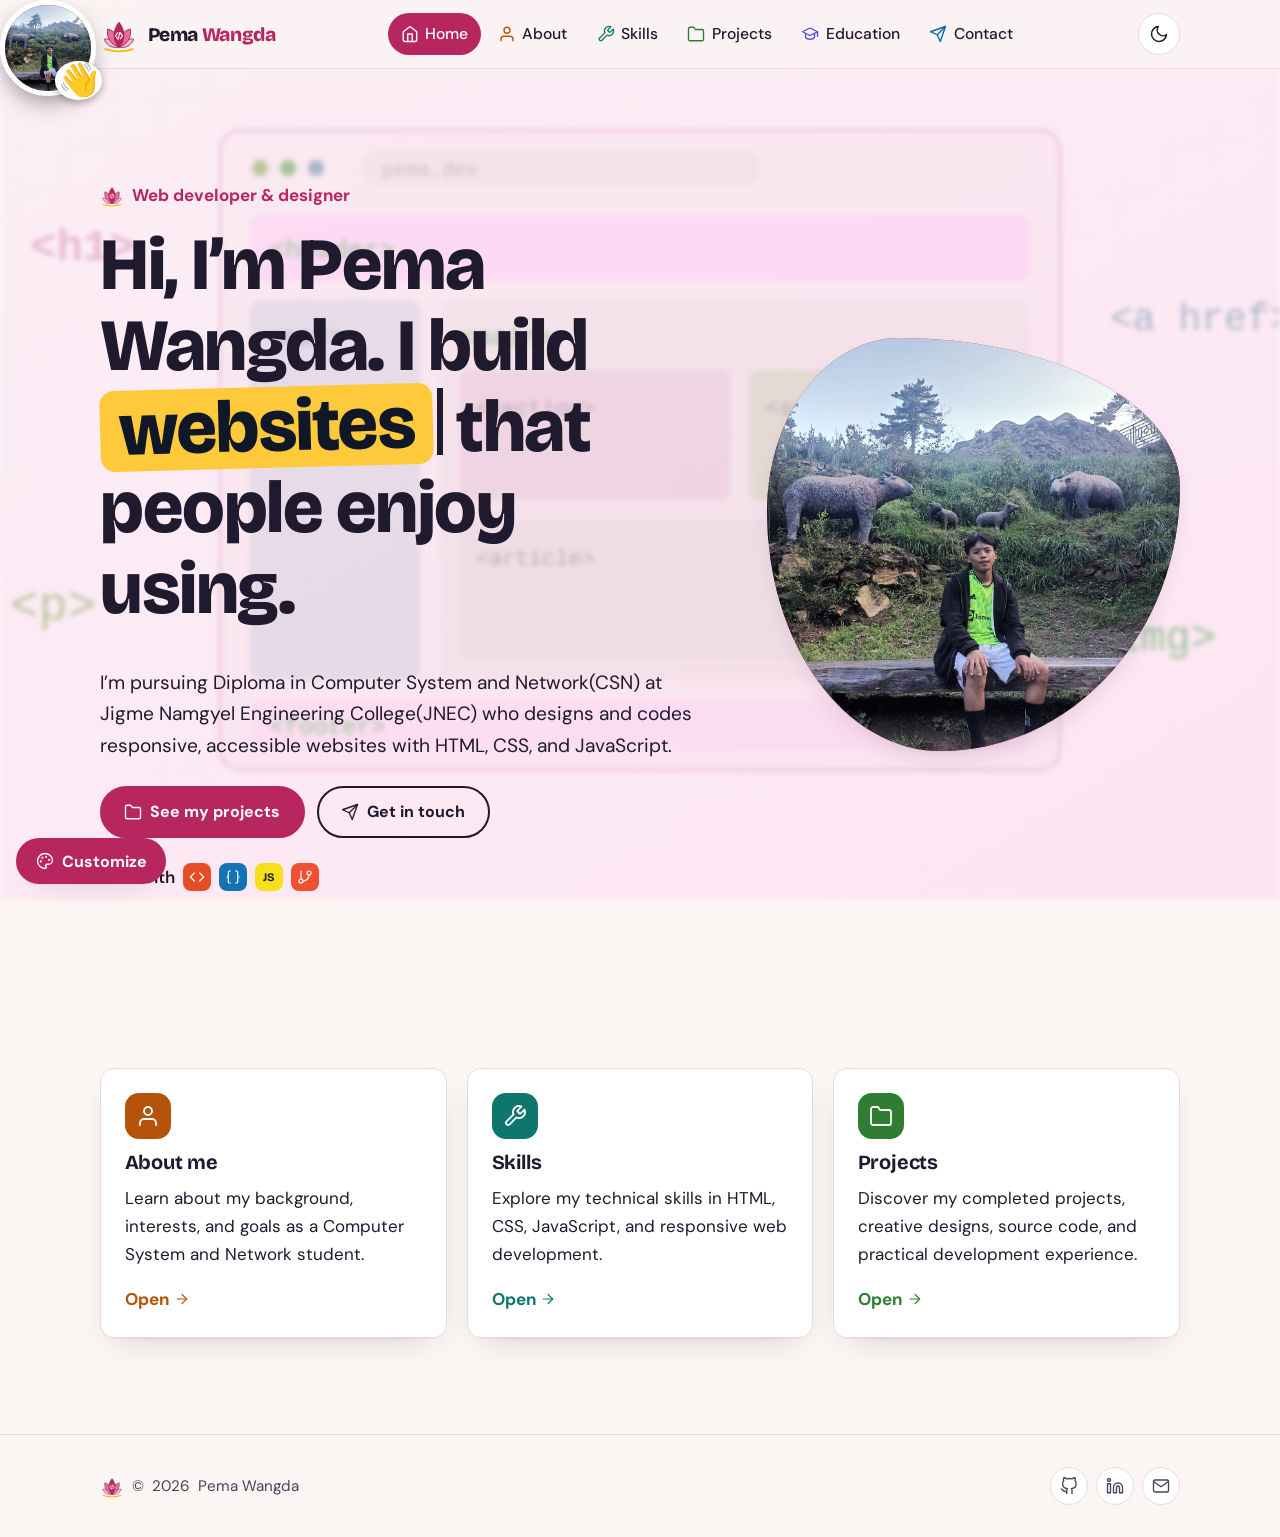
<file: index.html>
<!DOCTYPE html>
<html lang="en">
<head>
  <meta charset="UTF-8">
  <meta name="viewport" content="width=device-width, initial-scale=1">
  <title>Home | Pema Wangda</title>
  <meta name="description" content="Portfolio of Pema Wangda, a web developer and designer.">
  <meta name="theme-color" content="#B8265F">
  <meta property="og:type" content="website">
  <meta property="og:title" content="Home | Pema Wangda">
  <meta property="og:description" content="Portfolio of Pema Wangda, a web developer and designer.">
  <meta name="twitter:card" content="summary">
  <link rel="preconnect" href="https://fonts.googleapis.com">
  <link rel="preconnect" href="https://fonts.gstatic.com" crossorigin>
  <link href="https://fonts.googleapis.com/css2?family=Bricolage+Grotesque:opsz,wght@12..96,500;12..96,700;12..96,800&family=DM+Sans:wght@400;500;700&display=swap" rel="stylesheet">
  <link rel="icon" href="data:image/svg+xml,%3Csvg xmlns=%22http://www.w3.org/2000/svg%22 class=%22%22 viewBox=%220 0 64 64%22 aria-hidden=%22true%22 focusable=%22false%22%3E%3Cg stroke=%22%237A1640%22 stroke-width=%221.1%22 stroke-linejoin=%22round%22%3E%3Cpath d=%22M32 54C24.5 46 24.5 34 32 26c7.5 8 7.5 20 0 28z%22 fill=%22%23F9B6D0%22 transform=%22rotate%28-62 32 54%29%22/%3E%3Cpath d=%22M32 54C24.5 46 24.5 34 32 26c7.5 8 7.5 20 0 28z%22 fill=%22%23F9B6D0%22 transform=%22rotate%2862 32 54%29%22/%3E%3Cpath d=%22M32 54C22.5 44 22.5 28 32 18c9.5 10 9.5 26 0 36z%22 fill=%22%23EC6A9F%22 transform=%22rotate%28-32 32 54%29%22/%3E%3Cpath d=%22M32 54C22.5 44 22.5 28 32 18c9.5 10 9.5 26 0 36z%22 fill=%22%23EC6A9F%22 transform=%22rotate%2832 32 54%29%22/%3E%3Cpath d=%22M32 54C21 43 21 25 32 12c11 13 11 31 0 42z%22 fill=%22%23B8265F%22/%3E%3C/g%3E%3Cg fill=%22none%22 stroke=%22%23fff%22 stroke-width=%221.9%22 stroke-linecap=%22round%22 stroke-linejoin=%22round%22%3E%3Cpath d=%22M29.6 30L26 35l3.6 5%22/%3E%3Cpath d=%22M34.4 30L38 35l-3.6 5%22/%3E%3Cpath d=%22M33.2 29.5L30.8 40.5%22/%3E%3C/g%3E%3Cpath d=%22M9 57.5Q32 65 55 57.5%22 fill=%22none%22 stroke=%22%23FFB703%22 stroke-width=%223%22 stroke-linecap=%22round%22/%3E%3C/svg%3E">
  <link rel="stylesheet" href="css/style.css">
  <script>try{var t=localStorage.getItem('theme');if(t)document.documentElement.dataset.theme=t}catch(e){}</script>
</head>
<body data-page="home">
  <a class="skip" href="#main">Skip to content</a>
  <header class="site-header">
    <div class="container bar">
      <a class="brand" href="index.html" aria-label="Pema Wangda, home"><svg class="logo" viewBox="0 0 64 64" aria-hidden="true" focusable="false"><g stroke="#7A1640" stroke-width="1.1" stroke-linejoin="round"><path d="M32 54C24.5 46 24.5 34 32 26c7.5 8 7.5 20 0 28z" fill="#F9B6D0" transform="rotate(-62 32 54)"/><path d="M32 54C24.5 46 24.5 34 32 26c7.5 8 7.5 20 0 28z" fill="#F9B6D0" transform="rotate(62 32 54)"/><path d="M32 54C22.5 44 22.5 28 32 18c9.5 10 9.5 26 0 36z" fill="#EC6A9F" transform="rotate(-32 32 54)"/><path d="M32 54C22.5 44 22.5 28 32 18c9.5 10 9.5 26 0 36z" fill="#EC6A9F" transform="rotate(32 32 54)"/><path d="M32 54C21 43 21 25 32 12c11 13 11 31 0 42z" fill="#B8265F"/></g><g fill="none" stroke="#fff" stroke-width="1.9" stroke-linecap="round" stroke-linejoin="round"><path d="M29.6 30L26 35l3.6 5"/><path d="M34.4 30L38 35l-3.6 5"/><path d="M33.2 29.5L30.8 40.5"/></g><path d="M9 57.5Q32 65 55 57.5" fill="none" stroke="#FFB703" stroke-width="3" stroke-linecap="round"/></svg><b>Pema <span>Wangda</span></b></a>
      <nav id="nav" class="nav" aria-label="Main">
        <a href="index.html" aria-current="page"><svg style='color:var(--c-home)' class="ico nav-ico" viewBox="0 0 24 24" fill="none" stroke="currentColor" stroke-width="1.8" stroke-linecap="round" stroke-linejoin="round" aria-hidden="true" focusable="false"><path d="M3 9l9-7 9 7v11a2 2 0 0 1-2 2H5a2 2 0 0 1-2-2z"/><polyline points="9 22 9 12 15 12 15 22"/></svg><span>Home</span></a>
        <a href="about.html"><svg style='color:var(--c-about)' class="ico nav-ico" viewBox="0 0 24 24" fill="none" stroke="currentColor" stroke-width="1.8" stroke-linecap="round" stroke-linejoin="round" aria-hidden="true" focusable="false"><path d="M20 21v-2a4 4 0 0 0-4-4H8a4 4 0 0 0-4 4v2"/><circle cx="12" cy="7" r="4"/></svg><span>About</span></a>
        <a href="skills.html"><svg style='color:var(--c-skills)' class="ico nav-ico" viewBox="0 0 24 24" fill="none" stroke="currentColor" stroke-width="1.8" stroke-linecap="round" stroke-linejoin="round" aria-hidden="true" focusable="false"><path d="M14.7 6.3a1 1 0 0 0 0 1.4l1.6 1.6a1 1 0 0 0 1.4 0l3.77-3.77a6 6 0 0 1-7.94 7.94l-6.91 6.91a2.12 2.12 0 0 1-3-3l6.91-6.91a6 6 0 0 1 7.94-7.94l-3.76 3.76z"/></svg><span>Skills</span></a>
        <a href="projects.html"><svg style='color:var(--c-projects)' class="ico nav-ico" viewBox="0 0 24 24" fill="none" stroke="currentColor" stroke-width="1.8" stroke-linecap="round" stroke-linejoin="round" aria-hidden="true" focusable="false"><path d="M22 19a2 2 0 0 1-2 2H4a2 2 0 0 1-2-2V5a2 2 0 0 1 2-2h5l2 3h9a2 2 0 0 1 2 2z"/></svg><span>Projects</span></a>
        <a href="education.html"><svg style='color:var(--c-education)' class="ico nav-ico" viewBox="0 0 24 24" fill="none" stroke="currentColor" stroke-width="1.8" stroke-linecap="round" stroke-linejoin="round" aria-hidden="true" focusable="false"><path d="M22 9L12 4 2 9l10 5 10-5z"/><path d="M6 11.5V16c0 1.5 3 3 6 3s6-1.5 6-3v-4.5"/><path d="M22 9v6"/></svg><span>Education</span></a>
        <a href="contact.html"><svg style='color:var(--c-contact)' class="ico nav-ico" viewBox="0 0 24 24" fill="none" stroke="currentColor" stroke-width="1.8" stroke-linecap="round" stroke-linejoin="round" aria-hidden="true" focusable="false"><line x1="22" y1="2" x2="11" y2="13"/><polygon points="22 2 15 22 11 13 2 9 22 2"/></svg><span>Contact</span></a>
      </nav>
      <div class="tools">
        <button id="theme-toggle" class="icon-btn" type="button" aria-label="Switch theme"><svg class="ico" viewBox="0 0 24 24" fill="none" stroke="currentColor" stroke-width="1.8" stroke-linecap="round" stroke-linejoin="round" aria-hidden="true" focusable="false"><path d="M21 12.79A9 9 0 1 1 11.21 3 7 7 0 0 0 21 12.79z"/></svg></button>
        <button id="menu-toggle" class="icon-btn menu-btn" type="button" aria-expanded="false" aria-controls="nav" aria-label="Toggle menu"><svg class="ico" viewBox="0 0 24 24" fill="none" stroke="currentColor" stroke-width="1.8" stroke-linecap="round" stroke-linejoin="round" aria-hidden="true" focusable="false"><line x1="3" y1="6" x2="21" y2="6"/><line x1="3" y1="12" x2="21" y2="12"/><line x1="3" y1="18" x2="21" y2="18"/></svg></button>
      </div>
    </div>
  </header>
  <main id="main">

    <section class="hero">
      <div class="container hero-grid">
        <div>
          <p class="hero-tag"><svg class="logo sm" viewBox="0 0 64 64" aria-hidden="true" focusable="false"><g stroke="#7A1640" stroke-width="1.1" stroke-linejoin="round"><path d="M32 54C24.5 46 24.5 34 32 26c7.5 8 7.5 20 0 28z" fill="#F9B6D0" transform="rotate(-62 32 54)"/><path d="M32 54C24.5 46 24.5 34 32 26c7.5 8 7.5 20 0 28z" fill="#F9B6D0" transform="rotate(62 32 54)"/><path d="M32 54C22.5 44 22.5 28 32 18c9.5 10 9.5 26 0 36z" fill="#EC6A9F" transform="rotate(-32 32 54)"/><path d="M32 54C22.5 44 22.5 28 32 18c9.5 10 9.5 26 0 36z" fill="#EC6A9F" transform="rotate(32 32 54)"/><path d="M32 54C21 43 21 25 32 12c11 13 11 31 0 42z" fill="#B8265F"/></g><g fill="none" stroke="#fff" stroke-width="1.9" stroke-linecap="round" stroke-linejoin="round"><path d="M29.6 30L26 35l3.6 5"/><path d="M34.4 30L38 35l-3.6 5"/><path d="M33.2 29.5L30.8 40.5"/></g><path d="M9 57.5Q32 65 55 57.5" fill="none" stroke="#FFB703" stroke-width="3" stroke-linecap="round"/></svg> Web developer &amp; designer</p>
          <h1>Hi, I’m Pema Wangda. I build <span class="role" id="role" data-roles="websites,interfaces,web apps,ideas">websites</span><span class="caret" aria-hidden="true"></span> that people enjoy using.</h1>
          <p class="lead">I’m pursuing Diploma in Computer System and Network(CSN) at Jigme Namgyel Engineering College(JNEC) who designs and codes responsive, accessible websites with HTML, CSS, and JavaScript.</p>
          <div class="actions">
            <a class="btn primary" href="projects.html"><svg class="ico" viewBox="0 0 24 24" fill="none" stroke="currentColor" stroke-width="1.8" stroke-linecap="round" stroke-linejoin="round" aria-hidden="true" focusable="false"><path d="M22 19a2 2 0 0 1-2 2H4a2 2 0 0 1-2-2V5a2 2 0 0 1 2-2h5l2 3h9a2 2 0 0 1 2 2z"/></svg> See my projects</a>
            <a class="btn" href="contact.html"><svg class="ico" viewBox="0 0 24 24" fill="none" stroke="currentColor" stroke-width="1.8" stroke-linecap="round" stroke-linejoin="round" aria-hidden="true" focusable="false"><line x1="22" y1="2" x2="11" y2="13"/><polygon points="22 2 15 22 11 13 2 9 22 2"/></svg> Get in touch</a>
          </div>
          <p class="tech-row"><span>Built with</span><span class="tech" style="--tb:#E44D26;--tf:#fff" aria-hidden="true"><svg class="" viewBox="0 0 24 24" fill="none" stroke="currentColor" stroke-width="1.8" stroke-linecap="round" stroke-linejoin="round" aria-hidden="true" focusable="false"><polyline points="16 18 22 12 16 6"/><polyline points="8 6 2 12 8 18"/></svg></span><span class="tech" style="--tb:#1572B6;--tf:#fff" aria-hidden="true"><svg class="" viewBox="0 0 24 24" fill="none" stroke="currentColor" stroke-width="1.8" stroke-linecap="round" stroke-linejoin="round" aria-hidden="true" focusable="false"><path d="M8 3H7a2 2 0 0 0-2 2v5a2 2 0 0 1-2 2 2 2 0 0 1 2 2v5c0 1.1.9 2 2 2h1"/><path d="M16 21h1a2 2 0 0 0 2-2v-5c0-1.1.9-2 2-2a2 2 0 0 1-2-2V5a2 2 0 0 0-2-2h-1"/></svg></span><span class="tech" style="--tb:#F7DF1E;--tf:#1A1A1A" aria-hidden="true"><b>JS</b></span><span class="tech" style="--tb:#F05032;--tf:#fff" aria-hidden="true"><svg class="" viewBox="0 0 24 24" fill="none" stroke="currentColor" stroke-width="1.8" stroke-linecap="round" stroke-linejoin="round" aria-hidden="true" focusable="false"><line x1="6" y1="3" x2="6" y2="15"/><circle cx="18" cy="6" r="3"/><circle cx="6" cy="18" r="3"/><path d="M18 9a9 9 0 0 1-9 9"/></svg></span></p>
        </div>
        <div class="portrait" id="portrait" data-initials="PW" aria-label="Profile photo of Pema Wangda">
          <!-- Photo: add assets/pema.jpg, or upload one from the Customize panel -->
          <div class="portrait"> 
        <img src="media/pema.jpeg" class="d-block w-100" alt="portfolio"> 
        </div>
      </div>
    </section>
    <section class="section">
      <div class="container grid cols-3">
        <a class="card nav-card" href="about.html" style="--ac:var(--c-about)"><span class="chip-icon" aria-hidden="true"><svg class="ico" viewBox="0 0 24 24" fill="none" stroke="currentColor" stroke-width="1.8" stroke-linecap="round" stroke-linejoin="round" aria-hidden="true" focusable="false"><path d="M20 21v-2a4 4 0 0 0-4-4H8a4 4 0 0 0-4 4v2"/><circle cx="12" cy="7" r="4"/></svg></span><h3>About me</h3><p>Learn about my background, interests, and goals as a Computer System and Network student.</p><span class="go">Open <svg class="ico" viewBox="0 0 24 24" fill="none" stroke="currentColor" stroke-width="1.8" stroke-linecap="round" stroke-linejoin="round" aria-hidden="true" focusable="false"><line x1="5" y1="12" x2="19" y2="12"/><polyline points="12 5 19 12 12 19"/></svg></span></a>
        <a class="card nav-card" href="skills.html" style="--ac:var(--c-skills)"><span class="chip-icon" aria-hidden="true"><svg class="ico" viewBox="0 0 24 24" fill="none" stroke="currentColor" stroke-width="1.8" stroke-linecap="round" stroke-linejoin="round" aria-hidden="true" focusable="false"><path d="M14.7 6.3a1 1 0 0 0 0 1.4l1.6 1.6a1 1 0 0 0 1.4 0l3.77-3.77a6 6 0 0 1-7.94 7.94l-6.91 6.91a2.12 2.12 0 0 1-3-3l6.91-6.91a6 6 0 0 1 7.94-7.94l-3.76 3.76z"/></svg></span><h3>Skills</h3><p>Explore my technical skills in HTML, CSS, JavaScript, and responsive web development.</p><span class="go">Open <svg class="ico" viewBox="0 0 24 24" fill="none" stroke="currentColor" stroke-width="1.8" stroke-linecap="round" stroke-linejoin="round" aria-hidden="true" focusable="false"><line x1="5" y1="12" x2="19" y2="12"/><polyline points="12 5 19 12 12 19"/></svg></span></a>
        <a class="card nav-card" href="projects.html" style="--ac:var(--c-projects)"><span class="chip-icon" aria-hidden="true"><svg class="ico" viewBox="0 0 24 24" fill="none" stroke="currentColor" stroke-width="1.8" stroke-linecap="round" stroke-linejoin="round" aria-hidden="true" focusable="false"><path d="M22 19a2 2 0 0 1-2 2H4a2 2 0 0 1-2-2V5a2 2 0 0 1 2-2h5l2 3h9a2 2 0 0 1 2 2z"/></svg></span><h3>Projects</h3><p>Discover my completed projects, creative designs, source code, and practical development experience.</p><span class="go">Open <svg class="ico" viewBox="0 0 24 24" fill="none" stroke="currentColor" stroke-width="1.8" stroke-linecap="round" stroke-linejoin="round" aria-hidden="true" focusable="false"><line x1="5" y1="12" x2="19" y2="12"/><polyline points="12 5 19 12 12 19"/></svg></span></a>
      </div>
    </section>
  </main>
  <footer class="site-footer">
    <div class="container foot">
      <span class="foot-brand"><svg class="logo sm" viewBox="0 0 64 64" aria-hidden="true" focusable="false"><g stroke="#7A1640" stroke-width="1.1" stroke-linejoin="round"><path d="M32 54C24.5 46 24.5 34 32 26c7.5 8 7.5 20 0 28z" fill="#F9B6D0" transform="rotate(-62 32 54)"/><path d="M32 54C24.5 46 24.5 34 32 26c7.5 8 7.5 20 0 28z" fill="#F9B6D0" transform="rotate(62 32 54)"/><path d="M32 54C22.5 44 22.5 28 32 18c9.5 10 9.5 26 0 36z" fill="#EC6A9F" transform="rotate(-32 32 54)"/><path d="M32 54C22.5 44 22.5 28 32 18c9.5 10 9.5 26 0 36z" fill="#EC6A9F" transform="rotate(32 32 54)"/><path d="M32 54C21 43 21 25 32 12c11 13 11 31 0 42z" fill="#B8265F"/></g><g fill="none" stroke="#fff" stroke-width="1.9" stroke-linecap="round" stroke-linejoin="round"><path d="M29.6 30L26 35l3.6 5"/><path d="M34.4 30L38 35l-3.6 5"/><path d="M33.2 29.5L30.8 40.5"/></g><path d="M9 57.5Q32 65 55 57.5" fill="none" stroke="#FFB703" stroke-width="3" stroke-linecap="round"/></svg> © <span id="year">2026</span> Pema Wangda</span>
      <span class="socials">
        <a class="soc" href="https://github.com/wangda-collab" aria-label="GitHub"><svg class="ico" viewBox="0 0 24 24" fill="none" stroke="currentColor" stroke-width="1.8" stroke-linecap="round" stroke-linejoin="round" aria-hidden="true" focusable="false"><path d="M9 19c-5 1.5-5-2.5-7-3m14 6v-3.87a3.37 3.37 0 0 0-.94-2.61c3.14-.35 6.44-1.54 6.44-7A5.44 5.44 0 0 0 20 4.77 5.07 5.07 0 0 0 19.91 1S18.73.65 16 2.48a13.38 13.38 0 0 0-7 0C6.27.65 5.09 1 5.09 1A5.07 5.07 0 0 0 5 4.77a5.44 5.44 0 0 0-1.5 3.78c0 5.42 3.3 6.61 6.44 7A3.37 3.37 0 0 0 9 18.13V22"/></svg></a>
        <a class="soc" href="https://www.linkedin.com/feed/" aria-label="LinkedIn"><svg class="ico" viewBox="0 0 24 24" fill="none" stroke="currentColor" stroke-width="1.8" stroke-linecap="round" stroke-linejoin="round" aria-hidden="true" focusable="false"><path d="M16 8a6 6 0 0 1 6 6v7h-4v-7a2 2 0 0 0-2-2 2 2 0 0 0-2 2v7h-4v-7a6 6 0 0 1 6-6z"/><rect x="2" y="9" width="4" height="12"/><circle cx="4" cy="4" r="2"/></svg></a>
        <a class="soc" href="mailto:05250182.jnec@rub.edu.bt" aria-label="Email"><svg class="ico" viewBox="0 0 24 24" fill="none" stroke="currentColor" stroke-width="1.8" stroke-linecap="round" stroke-linejoin="round" aria-hidden="true" focusable="false"><path d="M4 4h16c1.1 0 2 .9 2 2v12c0 1.1-.9 2-2 2H4c-1.1 0-2-.9-2-2V6c0-1.1.9-2 2-2z"/><polyline points="22,6 12,13 2,6"/></svg></a>
      </span>
    </div>
  </footer>
  <script src="js/main.js"></script>
  <div id="scene" aria-hidden="true"></div>
  <div id="sticker" role="img" tabindex="0" aria-label="Movable photo sticker of Pema. Drag it, or focus it and use the arrow keys.">
    <span class="sticker-face" data-initials="PW">PW</span><span class="sticker-emoji" aria-hidden="true">👋</span>
    <span class="sticker-bubble" role="status"></span>
  </div>
  <div class="custom">
    <button id="custom-toggle" class="btn primary custom-btn" type="button" aria-expanded="false" aria-controls="custom-panel"><svg class="ico" viewBox="0 0 24 24" fill="none" stroke="currentColor" stroke-width="1.8" stroke-linecap="round" stroke-linejoin="round" aria-hidden="true" focusable="false"><circle cx="13.5" cy="6.5" r=".5" fill="currentColor"/><circle cx="17.5" cy="10.5" r=".5" fill="currentColor"/><circle cx="8.5" cy="7.5" r=".5" fill="currentColor"/><circle cx="6.5" cy="12.5" r=".5" fill="currentColor"/><path d="M12 2C6.5 2 2 6.5 2 12s4.5 10 10 10c.926 0 1.648-.746 1.648-1.688 0-.437-.18-.835-.437-1.125-.29-.289-.438-.652-.438-1.125a1.64 1.64 0 0 1 1.668-1.668h1.996c3.051 0 5.555-2.503 5.555-5.554C21.965 6.012 17.461 2 12 2z"/></svg> Customize</button>
    <section id="custom-panel" class="custom-panel" aria-label="Customize this site" hidden>
      <h3>Background scene</h3>
      <div class="scene-grid" id="scene-grid">
        <button type="button" class="chip" data-scene="webtech" aria-pressed="false">Web tech slides</button>
        <button type="button" class="chip" data-scene="mountains" aria-pressed="false">Mountains</button>
        <button type="button" class="chip" data-scene="night" aria-pressed="false">Starry night</button>
        <button type="button" class="chip" data-scene="aurora" aria-pressed="false">Aurora</button>
        <button type="button" class="chip" data-scene="clip" aria-pressed="false">My clip</button>
        <button type="button" class="chip" data-scene="plain" aria-pressed="false">Plain</button>
      </div>
      <div class="slide-ctl" id="slide-ctl" hidden>
        <button type="button" class="icon-btn" id="slide-prev" aria-label="Previous slide">‹</button>
        <span id="slide-name" aria-live="polite">HTML · structure</span>
        <button type="button" class="icon-btn" id="slide-next" aria-label="Next slide">›</button>
      </div>
      <label for="bg-file">Use my own clip or image</label>
      <input id="bg-file" type="file" accept="video/*,image/*">
      <h3 style="margin-top:1rem">My photo sticker</h3>
      <label for="photo-file">Upload photo</label>
      <input id="photo-file" type="file" accept="image/*">
      <label for="sticker-size">Sticker size</label>
      <input id="sticker-size" type="range" min="56" max="180" value="96">
      <p class="note">Tip: drag the sticker anywhere, click it to change its emoji.</p>
      <button type="button" class="btn" id="custom-reset">Reset all</button>
    </section>
  </div>
  <script src="js/customize.js"></script>
</body>
</html>
</file>
<file: css/style.css>
/* ---------- Tokens ----------
   Lotus pink (Pema = lotus) is the brand colour; each section has its own meaning colour:
   About = saffron, Skills = water teal, Projects = leaf green, Education = indigo, Contact = sky. */
:root{
  --bg:#FBF6F3; --surface:#FFFFFF; --ink:#1F1A2E; --muted:#4A4259; --line:#E9D9DD;
  --accent:#B8265F; --accent-ink:#FFFFFF; --marigold:#FFC93C;
  --c-home:#B8265F; --c-about:#B45309; --c-skills:#0F766E; --c-projects:#2F7D32; --c-education:#4F46E5; --c-contact:#0369A1;
  --radius:14px; --shadow:0 1px 0 rgba(31,26,46,.04), 0 12px 32px -18px rgba(31,26,46,.28);
  --font-display:"Bricolage Grotesque","Segoe UI",system-ui,sans-serif;
  --font-body:"DM Sans","Segoe UI",system-ui,sans-serif;
  color-scheme:light;
}
:root[data-theme="dark"]{ --bg:#150F1D; --surface:#1F1729; --ink:#F6EEF2; --muted:#CDBFD6; --line:#3A2D48; --accent:#FF8DB8; --accent-ink:#2A0F1C; --marigold:#FFD76A; --c-home:#FF8DB8; --c-about:#FFB547; --c-skills:#5EEAD4; --c-projects:#86EFAC; --c-education:#A5B4FC; --c-contact:#7DD3FC; --shadow:0 12px 32px -18px rgba(0,0,0,.7); color-scheme:dark; }
@media (prefers-color-scheme:dark){
  :root:not([data-theme="light"]){ --bg:#150F1D; --surface:#1F1729; --ink:#F6EEF2; --muted:#CDBFD6; --line:#3A2D48; --accent:#FF8DB8; --accent-ink:#2A0F1C; --marigold:#FFD76A; --c-home:#FF8DB8; --c-about:#FFB547; --c-skills:#5EEAD4; --c-projects:#86EFAC; --c-education:#A5B4FC; --c-contact:#7DD3FC; --shadow:0 12px 32px -18px rgba(0,0,0,.7); color-scheme:dark; }
}
body[data-page="home"]{--accent:var(--c-home)}
body[data-page="about"]{--accent:var(--c-about)}
body[data-page="skills"]{--accent:var(--c-skills)}
body[data-page="projects"]{--accent:var(--c-projects)}
body[data-page="education"]{--accent:var(--c-education)}
body[data-page="contact"]{--accent:var(--c-contact)}

/* ---------- Base ---------- */
*,*::before,*::after{box-sizing:border-box}
html{scroll-behavior:smooth}
body{margin:0;background:var(--bg);color:var(--ink);font:400 1.0625rem/1.65 var(--font-body);
  min-height:100vh;display:flex;flex-direction:column}
main{flex:1}
img{max-width:100%;display:block}
a{color:var(--accent);text-underline-offset:3px}
a:hover{text-decoration-thickness:2px}
:focus-visible{outline:3px solid var(--marigold);outline-offset:3px;border-radius:6px}
h1,h2,h3{font-family:var(--font-display);line-height:1.1;margin:0 0 .5em;letter-spacing:-.02em}
h1{font-size:clamp(2.4rem,6vw,4.6rem);font-weight:800}
h2{font-size:clamp(1.8rem,3.5vw,2.6rem);font-weight:700}
h3{font-size:1.25rem;font-weight:700;letter-spacing:-.01em}
p{margin:0 0 1em;max-width:62ch}
.container{width:min(1080px,100% - 2.5rem);margin-inline:auto}
.section{padding:clamp(3rem,8vw,6rem) 0}
.lead{font-size:1.2rem;color:var(--muted)}
.skip{position:absolute;left:-999px;top:0;background:var(--marigold);color:#101828;padding:.6rem 1rem;z-index:100}
.skip:focus{left:1rem;top:1rem}

/* ---------- Header ---------- */
.site-header{position:sticky;top:0;z-index:50;background:color-mix(in srgb,var(--bg) 88%,transparent);
  backdrop-filter:blur(10px);border-bottom:1px solid var(--line)}
.bar{display:flex;align-items:center;justify-content:space-between;gap:1rem;min-height:68px}
.brand{font:800 1.25rem var(--font-display);color:var(--ink);text-decoration:none;letter-spacing:-.02em}

.nav{display:flex;align-items:center;gap:.25rem}
.nav a{color:var(--ink);text-decoration:none;padding:.5rem .8rem;border-radius:999px;font-weight:500;font-size:.98rem}
.nav a:hover{background:var(--surface)}
.nav a[aria-current="page"]{background:var(--accent);color:var(--accent-ink)}
.tools{display:flex;gap:.5rem;align-items:center}
.icon-btn{width:42px;height:42px;border-radius:50%;border:1px solid var(--line);background:var(--surface);
  color:var(--ink);cursor:pointer;display:grid;place-items:center;font-size:1.1rem}
.icon-btn:hover{border-color:var(--accent)}
.menu-btn{display:none}

/* ---------- Buttons ---------- */
.btn{display:inline-block;padding:.85rem 1.4rem;border-radius:999px;font-weight:700;text-decoration:none;
  border:2px solid var(--ink);color:var(--ink);background:transparent;cursor:pointer;font:700 1rem var(--font-body)}
.btn:hover{background:var(--ink);color:var(--bg)}
.btn.primary{background:var(--accent);border-color:var(--accent);color:var(--accent-ink)}
.btn.primary:hover{filter:brightness(1.1);background:var(--accent);color:var(--accent-ink)}
.actions{display:flex;flex-wrap:wrap;gap:.75rem;margin-top:1.5rem}

/* ---------- Hero ---------- */
.hero{padding:clamp(3rem,9vw,7rem) 0 clamp(2rem,6vw,4rem)}
.hero-grid{display:grid;grid-template-columns:1.5fr 1fr;gap:3rem;align-items:center}
.role{display:inline-block;background:var(--marigold);color:#101828;padding:0 .25em;border-radius:.2em;
  min-width:3ch;transform:rotate(-1.5deg)}
.caret{display:inline-block;width:.08em;height:.9em;background:currentColor;margin-left:.05em;
  vertical-align:-.05em;animation:blink 1s steps(1) infinite}
@keyframes blink{50%{opacity:0}}
.portrait{aspect-ratio:1;border-radius:32% 68% 58% 42% / 42% 36% 64% 58%;background:var(--accent);
  display:grid;place-items:center;color:var(--accent-ink);font:800 clamp(4rem,10vw,7rem) var(--font-display);
  box-shadow:var(--shadow);overflow:hidden}
.portrait img{width:100%;height:100%;object-fit:cover}

/* ---------- Cards & grids ---------- */
.grid{display:grid;gap:1.25rem}
.grid.cols-3{grid-template-columns:repeat(auto-fill,minmax(290px,1fr))}
.grid.cols-2{grid-template-columns:repeat(auto-fill,minmax(340px,1fr))}
.card{background:var(--surface);border:1px solid var(--line);border-radius:var(--radius);padding:1.5rem;box-shadow:var(--shadow)}
.tag{display:inline-block;font-size:.82rem;font-weight:600;padding:.15rem .65rem;border-radius:999px;
  background:var(--bg);border:1px solid var(--line);color:var(--muted);margin:0 .35rem .35rem 0}
.tags{margin-top:.5rem}
.quick{list-style:none;padding:0;margin:0;display:grid;gap:.6rem}
.quick li{display:flex;justify-content:space-between;gap:1rem;border-bottom:1px dashed var(--line);padding-bottom:.6rem}
.quick strong{font-family:var(--font-display)}

/* ---------- Skills ---------- */
.skill{margin-bottom:1.1rem}
.skill-head{display:flex;justify-content:space-between;font-weight:600;margin-bottom:.35rem}
.skill-head span:last-child{color:var(--muted);font-weight:500}
.meter{height:10px;background:var(--bg);border:1px solid var(--line);border-radius:999px;overflow:hidden}
.meter i{display:block;height:100%;width:0;background:var(--tc,var(--accent));border-radius:999px;transition:width 1s cubic-bezier(.2,.7,.2,1)}
.soft-list{display:flex;flex-wrap:wrap;gap:.5rem}
.soft-list span{background:var(--surface);border:1px solid var(--line);padding:.4rem .9rem;border-radius:999px;font-weight:500}

/* ---------- Projects ---------- */
.filters{display:flex;flex-wrap:wrap;gap:.5rem;margin-bottom:1.75rem}
.chip{border:1.5px solid var(--line);background:var(--surface);color:var(--ink);padding:.45rem 1rem;border-radius:999px;
  font:600 .95rem var(--font-body);cursor:pointer}
.chip[aria-pressed="true"]{background:var(--ink);color:var(--bg);border-color:var(--ink)}
.project{display:flex;flex-direction:column;padding:0;overflow:hidden}
.project-body{padding:1.4rem;display:flex;flex-direction:column;gap:.25rem;flex:1}
.links{display:flex;gap:1rem;margin-top:auto;padding-top:.75rem;font-weight:700}
.project[hidden]{display:none}

/* ---------- Education timeline ---------- */
.timeline{list-style:none;margin:0;padding:0 0 0 1.5rem;border-left:3px solid var(--line)}
.timeline li{position:relative;padding:0 0 2rem 1.25rem}

.when{font-weight:700;color:var(--accent)}

/* ---------- Contact form ---------- */
.form{display:grid;gap:1.1rem}
label{display:block;font-weight:600;margin-bottom:.3rem}
input,textarea{width:100%;padding:.8rem 1rem;border-radius:10px;border:1.5px solid var(--line);
  background:var(--surface);color:var(--ink);font:inherit}
input:focus,textarea:focus{outline:3px solid var(--marigold);border-color:var(--ink)}
.error{color:#C2261B;font-size:.9rem;min-height:1.2em;margin:.25rem 0 0}
:root[data-theme="dark"] .error{color:#FF8F85}
.status{font-weight:600;min-height:1.5em}

/* ---------- Footer ---------- */
.site-footer{border-top:1px solid var(--line);padding:2rem 0;color:var(--muted);font-size:.95rem}
.foot{display:flex;flex-wrap:wrap;justify-content:space-between;gap:1rem}
.foot a{color:var(--muted)}

/* ---------- Responsive ---------- */
@media (max-width:820px){
  .menu-btn{display:grid}
  .nav{position:absolute;top:68px;left:0;right:0;flex-direction:column;align-items:stretch;background:var(--bg);
    border-bottom:1px solid var(--line);padding:.75rem 1.25rem 1.25rem;display:none}
  .nav.open{display:flex}
  .nav a{padding:.8rem 1rem}
  .hero-grid{grid-template-columns:1fr}
  .portrait{max-width:260px;order:-1}
}
@media (prefers-reduced-motion:reduce){
  *{animation:none!important;transition:none!important;scroll-behavior:auto!important}
}

/* ---------- Background scenes ---------- */
#scene{position:fixed;inset:0;z-index:-1;overflow:hidden;pointer-events:none}
#scene::after{content:"";position:absolute;inset:0;background:color-mix(in srgb,var(--bg) 42%,transparent)}
#scene[data-kind="plain"]{display:none}
#scene svg,#scene canvas,#scene video,#scene img.bg{position:absolute;inset:0;width:100%;height:100%;object-fit:cover}
#scene .layer{transition:transform .2s ease-out}
.aurora{position:absolute;inset:0;background:#0b1530}
.aurora i{position:absolute;width:60vmax;height:60vmax;border-radius:50%;filter:blur(70px);opacity:.65;animation:drift 18s ease-in-out infinite alternate}
.aurora i:nth-child(1){background:#2B50FF;left:-10%;top:-20%}
.aurora i:nth-child(2){background:#2EE6A6;right:-15%;top:10%;animation-delay:-6s}
.aurora i:nth-child(3){background:#FFC93C;left:25%;bottom:-35%;animation-delay:-12s;opacity:.4}
@keyframes drift{to{transform:translate(8vmax,6vmax) scale(1.15)}}
html:not([data-scene="plain"]) .card{background:color-mix(in srgb,var(--surface) 84%,transparent);backdrop-filter:blur(8px)}
html:not([data-scene="plain"]) .site-header{background:color-mix(in srgb,var(--bg) 70%,transparent)}

/* ---------- Photo sticker ---------- */
#sticker{position:fixed;z-index:60;left:0;top:0;width:var(--sticker-size,96px);height:var(--sticker-size,96px);
  cursor:grab;touch-action:none;user-select:none;-webkit-user-select:none;border-radius:50%}
#sticker.dragging{cursor:grabbing}
#sticker.dragging .sticker-face{transform:scale(1.08) rotate(-4deg)}
.sticker-face{display:grid;place-items:center;width:100%;height:100%;border-radius:50%;overflow:hidden;
  background:var(--accent);color:var(--accent-ink);font:800 calc(var(--sticker-size,96px)*.36) var(--font-display);
  border:5px solid #fff;box-shadow:0 10px 24px -6px rgba(0,0,0,.45);transition:transform .15s;animation:bob 3.5s ease-in-out infinite}
.sticker-face img{width:100%;height:100%;object-fit:cover;pointer-events:none}
#sticker.dragging .sticker-face{animation:none}
@keyframes bob{50%{transform:translateY(-5px)}}
.sticker-emoji{position:absolute;right:-6px;bottom:-4px;font-size:calc(var(--sticker-size,96px)*.34);line-height:1;
  background:#fff;border-radius:50%;padding:.1em;box-shadow:0 3px 8px rgba(0,0,0,.3)}
.sticker-bubble{position:absolute;left:50%;bottom:calc(100% + 10px);transform:translateX(-50%);white-space:nowrap;
  background:var(--ink);color:var(--bg);padding:.4rem .8rem;border-radius:12px;font:600 .9rem var(--font-body);
  opacity:0;pointer-events:none;transition:opacity .2s}
.sticker-bubble.show{opacity:1}

/* ---------- Customize panel ---------- */
.custom{position:fixed;left:1rem;bottom:1rem;z-index:70}
.custom-btn{box-shadow:var(--shadow);padding:.65rem 1.1rem}
.custom-panel{position:absolute;left:0;bottom:calc(100% + .6rem);width:min(320px,calc(100vw - 2rem));max-height:70vh;overflow:auto;
  background:var(--surface);border:1px solid var(--line);border-radius:var(--radius);padding:1.1rem;box-shadow:var(--shadow)}
.custom-panel[hidden]{display:none}
.custom-panel h3{font-size:1.05rem;margin-bottom:.6rem}
.custom-panel label{font-size:.9rem;margin:.7rem 0 .25rem}
.custom-panel input[type=file]{padding:.5rem;font-size:.85rem}
.custom-panel input[type=range]{padding:0}
.scene-grid{display:flex;flex-wrap:wrap;gap:.4rem}
.note{font-size:.85rem;color:var(--muted);margin:.8rem 0}

/* ---------- Web tech slideshow ---------- */
.slides{position:absolute;inset:0}
.slide{position:absolute;inset:0;opacity:0;transition:opacity 1.2s ease}
.slide.on{opacity:1}
.slide svg{position:absolute;inset:0;width:100%;height:100%}
svg.wt text{font-family:ui-monospace,SFMono-Regular,Consolas,Menlo,monospace;white-space:pre}
.slide .ln{opacity:0}
.slide.on .ln{animation:lnin .5s ease both;animation-delay:calc(var(--i)*.3s)}
@keyframes lnin{from{opacity:0;transform:translateX(-12px)}to{opacity:1;transform:none}}
.slide.on .float{animation:fl 6s ease-in-out infinite alternate;animation-delay:var(--d,0s)}
@keyframes fl{to{transform:translateY(-18px)}}
.slide.on .flow{animation:dash 1.2s linear infinite}
@keyframes dash{to{stroke-dashoffset:-20}}
.slide-ctl{display:flex;align-items:center;justify-content:space-between;gap:.5rem;margin:.9rem 0 .2rem}
.slide-ctl[hidden]{display:none}
.slide-ctl span{font-weight:600;font-size:.95rem}
@media (prefers-reduced-motion:reduce){.slide .ln{opacity:1!important}.slide{transition:none}}
#scene[data-kind="webtech"]::after{background:color-mix(in srgb,var(--bg) 64%,transparent)}
html:not([data-scene="plain"]) .lead{color:var(--ink)}

/* ---------- Readability: softer background, brighter content ---------- */



#scene::after{background:color-mix(in srgb,var(--bg) 62%,transparent)}
#scene[data-kind="webtech"]::after{background:color-mix(in srgb,var(--bg) 66%,transparent)}
.slide svg{filter:blur(2.5px)}
html[data-theme="light"] .slide svg{filter:invert(1) hue-rotate(180deg) blur(2.5px)}
@media (prefers-color-scheme:light){html:not([data-theme]) .slide svg{filter:invert(1) hue-rotate(180deg) blur(2.5px)}}
html:not([data-scene="plain"]) .card{background:color-mix(in srgb,var(--surface) 95%,transparent)}
html:not([data-scene="plain"]) main :is(p,li,label){color:var(--ink)}
html:not([data-scene="plain"]) .quick span{color:var(--muted)}
.section h1,.section h2{text-shadow:0 0 18px color-mix(in srgb,var(--bg) 85%,transparent)}

/* two real columns on wide screens, one on narrow */
.grid.cols-2{grid-template-columns:repeat(auto-fit,minmax(min(100%,420px),1fr))}


/* ================= FINAL EDITION: logo, icons, meaning colours ================= */
.ico{width:1.15em;height:1.15em;flex:none;vertical-align:-.2em}
.brand{display:flex;align-items:center;gap:.6rem;text-decoration:none;color:var(--ink)}
.brand b{font:800 1.2rem var(--font-display);letter-spacing:-.02em}
.brand b span{color:var(--c-home)}
.logo{width:38px;height:38px;flex:none;display:block}
.logo.sm{width:24px;height:24px;display:inline-block;vertical-align:-.4em}
.logo.xl{width:120px;height:120px}
.lotus-big{margin-bottom:1rem}
.nav a{display:inline-flex;align-items:center;gap:.4rem}
.nav .nav-ico{width:18px;height:18px}
.nav a[aria-current="page"] .nav-ico{color:inherit!important}
.icon-btn .ico{width:20px;height:20px;vertical-align:0}
.btn{display:inline-flex;align-items:center;gap:.5rem}
.btn .ico{width:18px;height:18px}
.hero-tag{display:flex;align-items:center;gap:.5rem;font-weight:700;color:var(--c-home);margin:0 0 1rem}
html:not([data-scene="plain"]) main .hero-tag{color:var(--c-home)}
.tech-row{display:flex;align-items:center;gap:.5rem;margin-top:1.6rem;font-weight:600;color:var(--muted)}
.tech{display:inline-grid;place-items:center;width:28px;height:28px;border-radius:8px;background:var(--tb);color:var(--tf);flex:none;font:800 .72rem var(--font-display)}
.tech svg{width:16px;height:16px;stroke:currentColor;display:block}
.page-icon{display:inline-grid;place-items:center;width:54px;height:54px;border-radius:16px;margin-bottom:1rem;
  background:var(--accent);color:var(--accent-ink);box-shadow:0 10px 22px -10px var(--accent)}
.page-icon .ico{width:28px;height:28px;vertical-align:0}
.card h3{display:flex;align-items:center;gap:.5rem}
.card h3 .ico{color:var(--accent)}
.nav-card{display:block;color:var(--ink);text-decoration:none;transition:transform .2s,border-color .2s}
.nav-card:hover{transform:translateY(-3px);border-color:var(--ac)}
.nav-card .chip-icon{display:inline-grid;place-items:center;width:46px;height:46px;border-radius:14px;margin-bottom:.8rem;background:var(--ac);color:#fff}
html[data-theme="dark"] .nav-card .chip-icon{color:#1A1024}
@media (prefers-color-scheme:dark){html:not([data-theme="light"]) .nav-card .chip-icon{color:#1A1024}}
.nav-card .chip-icon .ico{width:24px;height:24px;vertical-align:0}
.nav-card .go{display:inline-flex;align-items:center;gap:.3rem;font-weight:700;color:var(--ac)}
.nav-card .go .ico{width:16px;height:16px}
.quick .ql{display:inline-flex;align-items:center;gap:.5rem}
.quick .ql .ico{color:var(--accent)}
.c-mail{color:var(--c-home)}.c-gh{color:var(--ink)}.c-in{color:#0A66C2}
html[data-theme="dark"] .c-in{color:#6CB4FF}
.quick .ql span.c-mail,.quick .ql span.c-gh,.quick .ql span.c-in{display:inline-grid}
.quick .ql span .ico{color:inherit}
.skill-name{display:inline-flex;align-items:center;gap:.6rem}
.thumb{height:150px;display:grid;place-items:center;color:#fff;
  background:linear-gradient(135deg,var(--tc),color-mix(in srgb,var(--tc) 55%,#000))}
.thumb .ico{width:64px;height:64px;stroke-width:1.5;vertical-align:0}
.links a{display:inline-flex;align-items:center;gap:.4rem}
.links .ico{width:18px;height:18px}
.timeline li::before{display:none}
.tl-ico{position:absolute;left:calc(-1.5rem - 19px);top:-.1rem;width:36px;height:36px;border-radius:50%;display:grid;place-items:center;
  background:var(--accent);color:var(--accent-ink);border:3px solid var(--bg)}
.tl-ico .ico{width:18px;height:18px;vertical-align:0}
.when{color:var(--accent)}
.foot-brand{display:inline-flex;align-items:center;gap:.5rem}
.socials{display:inline-flex;gap:.5rem}
.soc{display:grid;place-items:center;width:38px;height:38px;border-radius:50%;border:1px solid var(--line);background:var(--surface);color:var(--ink)}
.soc:hover{background:var(--accent);color:var(--accent-ink);border-color:var(--accent)}
.soc .ico{width:18px;height:18px;vertical-align:0}
.custom-btn .ico{width:18px;height:18px}
@media print{
  #scene,#sticker,.custom,.tools,.skip,.site-header .nav{display:none!important}
  body{background:#fff;color:#000}
  .card{box-shadow:none;background:#fff!important}
}
.lotus-big .logo{margin-inline:auto}
/* warm the slideshow art toward the lotus palette */
.slide svg{filter:hue-rotate(75deg) blur(2.5px)}
html[data-theme="light"] .slide svg{filter:invert(1) hue-rotate(255deg) blur(2.5px)}
@media (prefers-color-scheme:light){html:not([data-theme]) .slide svg{filter:invert(1) hue-rotate(255deg) blur(2.5px)}}
</file>
